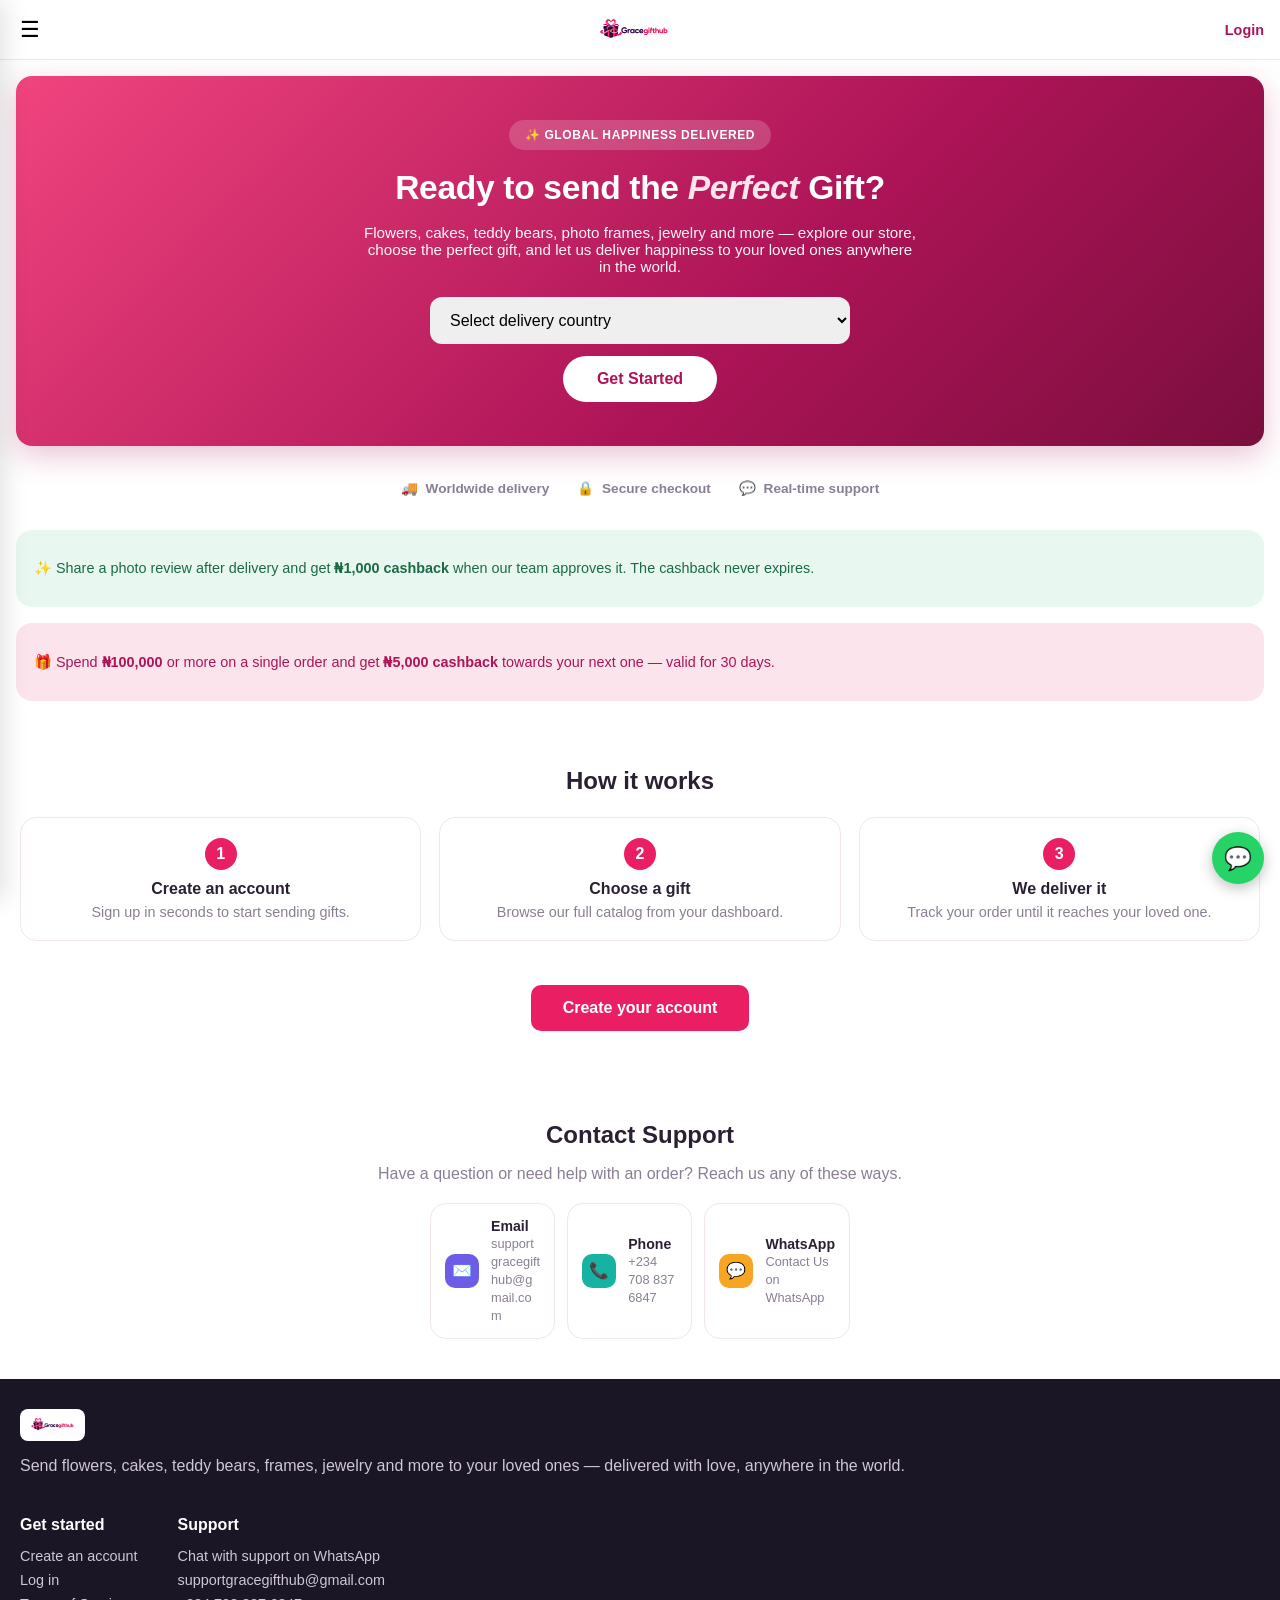
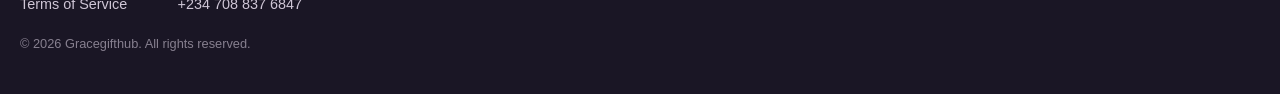
<file: frontend/index.html>
<!DOCTYPE html>
<html lang="en">
<head>
<meta charset="UTF-8">
<meta name="viewport" content="width=device-width, initial-scale=1.0, maximum-scale=1.0, user-scalable=no">
<title>Gracegifthub — Send Love, We Deliver</title>
<link rel="stylesheet" href="css/style.css">
</head>
<body>

<header class="site-header">
  <button class="icon-btn" id="menuBtn" aria-label="Menu">&#9776;</button>
  <a href="index.html" class="brand">
    <img src="img/logo.jpg" alt="Gracegifthub" class="brand-logo">
  </a>
  <div class="header-cta">
    <a href="login.html" id="navLogin" class="header-login-link">Login</a>
  </div>
</header>

<div id="guestMenuOverlay" class="sidebar-overlay hidden"></div>
<aside id="guestMenu" class="guest-menu">
  <div class="sidebar-top">
    <img src="img/logo.jpg" alt="Gracegifthub" class="brand-logo">
    <button id="guestMenuClose" class="mobile-menu-btn close-menu-btn" aria-label="Close menu">✕</button>
  </div>
  <div class="sidebar-section-label">We deliver to</div>
  <div class="sidebar-countries" id="guestMenuCountries"></div>
  <a href="signup.html" class="btn-primary guest-menu-cta">Get Started</a>
  <a href="login.html" class="guest-menu-login">Already have an account? Log in</a>
</aside>

<section class="hero">
  <span class="pill">✨ GLOBAL HAPPINESS DELIVERED</span>
  <h1>Ready to send the <em>Perfect</em> Gift?</h1>
  <p>Flowers, cakes, teddy bears, photo frames, jewelry and more — explore our
     store, choose the perfect gift, and let us deliver happiness to your
     loved ones anywhere in the world.</p>

  <div class="hero-form">
    <select id="deliveryCountry">
      <option value="">Select delivery country</option>
    </select>
    <a href="signup.html" class="btn-hero">Get Started</a>
  </div>
</section>

<section class="trust-strip">
  <div><span class="trust-icon">🚚</span> Worldwide delivery</div>
  <div><span class="trust-icon">🔒</span> Secure checkout</div>
  <div><span class="trust-icon">💬</span> Real-time support</div>
</section>

<section class="perk">
  <p>✨ Share a photo review after delivery and get <strong>₦1,000 cashback</strong>
     when our team approves it. The cashback never expires.</p>
</section>

<section class="perk perk-alt">
  <p>🎁 Spend <strong>₦100,000</strong> or more on a single order and get
     <strong>₦5,000 cashback</strong> towards your next one — valid for 30 days.</p>
</section>

<section class="how-it-works">
  <h2>How it works</h2>
  <div class="steps">
    <div class="step">
      <span class="step-num">1</span>
      <h4>Create an account</h4>
      <p>Sign up in seconds to start sending gifts.</p>
    </div>
    <div class="step">
      <span class="step-num">2</span>
      <h4>Choose a gift</h4>
      <p>Browse our full catalog from your dashboard.</p>
    </div>
    <div class="step">
      <span class="step-num">3</span>
      <h4>We deliver it</h4>
      <p>Track your order until it reaches your loved one.</p>
    </div>
  </div>
  <a href="signup.html" class="btn-primary" style="display:inline-block;width:auto;padding:14px 32px;">
    Create your account
  </a>
</section>

<section class="contact-section" id="contact">
  <h2>Contact Support</h2>
  <p class="muted">Have a question or need help with an order? Reach us any of these ways.</p>
  <div class="contact-grid">
    <a href="#" data-contact-email-href class="contact-card">
      <div class="ql-icon icon-purple">✉️</div>
      <div><strong>Email</strong><span data-contact-email-text>supportgracegifthub@gmail.com</span></div>
    </a>
    <a href="#" data-contact-phone-href class="contact-card">
      <div class="ql-icon icon-teal">📞</div>
      <div><strong>Phone</strong><span data-contact-phone-text>+234 708 837 6847</span></div>
    </a>
    <a href="#" target="_blank" rel="noopener" data-contact-whatsapp class="contact-card">
      <div class="ql-icon icon-orange">💬</div>
      <div><strong>WhatsApp</strong><span>Contact Us on WhatsApp</span></div>
    </a>
  </div>
</section>

<footer class="site-footer">
  <img src="img/logo.jpg" alt="Gracegifthub" class="brand-logo footer-logo">
  <p>Send flowers, cakes, teddy bears, frames, jewelry and more to your loved
     ones — delivered with love, anywhere in the world.</p>

  <div class="footer-cols">
    <div>
      <h4>Get started</h4>
      <a href="signup.html">Create an account</a>
      <a href="login.html">Log in</a>
      <a href="#">Terms of Service</a>
    </div>
    <div>
      <h4>Support</h4>
      <a href="#" target="_blank" rel="noopener" data-contact-whatsapp>Chat with support on WhatsApp</a>
      <a href="#" data-contact-email>supportgracegifthub@gmail.com</a>
      <a href="#" data-contact-phone>+234 708 837 6847</a>
    </div>
  </div>

  <p class="copyright">© 2026 Gracegifthub. All rights reserved.</p>
</footer>

<script src="js/config.js"></script>
<script src="js/main.js"></script>
</body>
</html>
</file>
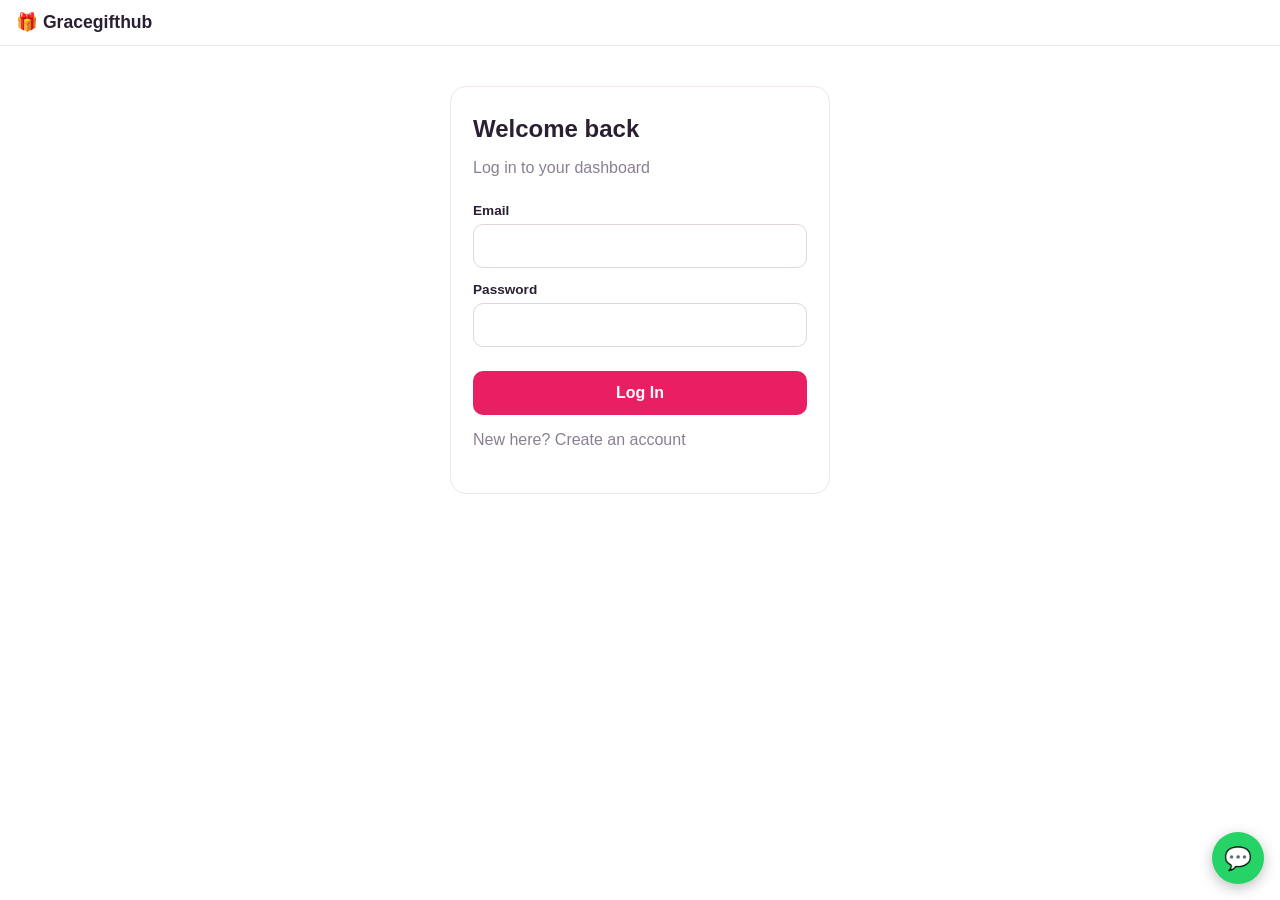
<file: frontend/dashboard.html>
<!DOCTYPE html>
<html lang="en">
<head>
<meta charset="UTF-8">
<meta name="viewport" content="width=device-width, initial-scale=1.0">
<title>Dashboard — Gracegifthub</title>
<link rel="stylesheet" href="css/style.css">
</head>
<body class="dash-body">

<div class="dash-layout">

  <header class="dash-appbar">
    <div class="appbar-left">
      <button id="mobileMenuBtn" class="mobile-menu-btn" aria-label="Open menu">☰</button>
      <button id="dashBackBtn" class="mobile-menu-btn hidden" aria-label="Back">←</button>
    </div>
    <div class="brand appbar-brand">🎁 Gracegifthub</div>
    <button id="cartQuickBtn" class="appbar-cart-btn" data-tab="cart" aria-label="Cart">
      🛍️<span id="cartBadge" class="cart-badge hidden">0</span>
    </button>
  </header>

  <div id="sidebarOverlay" class="sidebar-overlay hidden"></div>

  <aside class="sidebar" id="sidebarNav">
    <div class="sidebar-top">
      <div class="brand sidebar-brand">🎁 Gracegifthub</div>
      <button id="closeMenuBtn" class="mobile-menu-btn close-menu-btn" aria-label="Close menu">✕</button>
    </div>

    <nav class="sidebar-nav">
      <a href="#" class="active" data-tab="overview"><span class="nav-ic">🏠</span> Home</a>
      <a href="#" data-tab="shop"><span class="nav-ic">🎁</span> Shop Gifts</a>
      <a href="#" data-tab="wallet"><span class="nav-ic">👛</span> Wallet</a>
      <a href="#" data-tab="support"><span class="nav-ic">💬</span> Support</a>
      <a href="#" data-tab="cart"><span class="nav-ic">🛍️</span> Cart</a>
    </nav>

    <button id="supportAiBtn" class="sidebar-ai-btn" aria-haspopup="dialog">
      <span class="nav-ic">🤖</span> Chat with Support AI
    </button>
    <button id="logoutBtn" class="sidebar-logout">Log out</button>
  </aside>

  <main class="dash-main">

    <!-- ===== HOME ===== -->
    <section id="tab-overview" class="dash-tab">
      <div class="home-header">
        <div>
          <div class="eyebrow-pink">Your account</div>
          <h2 id="greeting">Welcome back! 👋</h2>
          <p class="muted">Everything you need to send and track thoughtful gifts.</p>
        </div>
        <a href="#" data-tab="shop" class="btn-pill">🎁 Shop gifts</a>
      </div>

      <div class="stat-cards">
        <button class="stat-card" data-tab="orders">
          <div class="stat-icon icon-purple">📦</div>
          <div class="stat-value" id="statOrders">0</div>
          <div class="stat-label">Total orders</div>
        </button>
        <button class="stat-card" data-tab="orders">
          <div class="stat-icon icon-pink">💳</div>
          <div class="stat-value" id="statSpent">₦0</div>
          <div class="stat-label">Total spent</div>
        </button>
        <button class="stat-card" data-tab="cashback">
          <div class="stat-icon icon-orange">🎗️</div>
          <div class="stat-value" id="statCashback">₦0</div>
          <div class="stat-label">Cashback balance</div>
        </button>
      </div>

      <h3 class="section-title">Quick links</h3>
      <div class="quick-links">
        <button class="quick-link" data-tab="orders">
          <div class="ql-icon icon-purple">📋</div>
          <div>
            <strong>My Orders</strong>
            <span>View your order history</span>
          </div>
        </button>
        <button class="quick-link" data-tab="addresses">
          <div class="ql-icon icon-teal">📍</div>
          <div>
            <strong>My Addresses</strong>
            <span>Manage delivery addresses</span>
          </div>
        </button>
        <button class="quick-link" data-tab="profile">
          <div class="ql-icon icon-orange">👤</div>
          <div>
            <strong>Profile</strong>
            <span>Update your account details</span>
          </div>
        </button>
        <button class="quick-link" data-tab="wallet">
          <div class="ql-icon icon-pink">👛</div>
          <div>
            <strong>Wallet</strong>
            <span>Fund and pay with your balance</span>
          </div>
        </button>
      </div>

      <div class="section-header-row">
        <h3 class="section-title">Recent orders</h3>
        <a href="#" data-tab="orders" class="link-arrow">View all orders →</a>
      </div>
      <div id="recentOrders" class="order-list"></div>
    </section>

    <!-- ===== SHOP ===== -->
    <section id="tab-shop" class="dash-tab hidden">
      <h2>Shop Gifts</h2>
      <p class="muted">Flowers, cakes, teddy bears, frames, jewelry and more.</p>

      <div class="shop-search-row">
        <input type="search" id="shopSearchInput" placeholder="Search products, e.g. teddy, watch, Coca-Cola…" autocomplete="off">
        <button type="button" id="shopSearchClear" class="btn-outline small hidden">Clear</button>
      </div>

      <div id="categoryChips" class="category-chips"></div>

      <div id="productGrid" class="shop-results">
        <p class="muted">Loading gifts…</p>
      </div>
    </section>

    <!-- ===== WALLET ===== -->
    <section id="tab-wallet" class="dash-tab hidden">
      <h2>My Wallet</h2>
      <div class="cashback-hero">
        <div class="cashback-hero-label">Wallet balance</div>
        <div class="cashback-hero-value" id="walletBalanceValue">₦0</div>
        <p class="muted">Fund your wallet and pay for orders instantly at checkout — no card details needed each time.</p>
      </div>

      <form id="fundWalletForm" class="checkout-form">
        <h3>Fund wallet</h3>
        <label>Amount (₦)</label>
        <input type="number" id="fundAmount" min="100" step="100" placeholder="e.g. 5000" required>
        <button type="submit" class="btn-primary">Fund wallet</button>
      </form>

      <h3 class="section-title">Recent wallet transactions</h3>
      <div id="walletTransactions" class="order-list"></div>
    </section>

    <!-- ===== ORDERS ===== -->
    <section id="tab-orders" class="dash-tab hidden">
      <h2>Order History</h2>
      <div id="allOrders" class="order-list"></div>
    </section>

    <!-- ===== CART ===== -->
    <section id="tab-cart" class="dash-tab hidden">
      <div class="section-header-row">
        <h2>My Cart</h2>
        <a href="#" data-tab="shop" class="link-arrow">← Continue shopping</a>
      </div>
      <div id="cartItems" class="cart-list"></div>
      <div id="cartSummaryWrap" class="cart-summary hidden">
        <div><span>Subtotal</span><span id="cartSubtotal">₦0</span></div>
        <div><span>Delivery fee</span><span id="cartDelivery">₦5,000</span></div>
        <div id="cashbackRow" class="cashback-row hidden">
          <label>
            <input type="checkbox" id="useCashback">
            Use cashback balance (<span id="cashbackAvailable">₦0</span> available)
          </label>
        </div>
        <div class="total"><span>Total</span><span id="cartTotal">₦0</span></div>
      </div>

      <form id="checkoutForm" class="checkout-form hidden">
        <h3>Who is receiving the gift?</h3>
        <label>Recipient Name</label>
        <input type="text" id="recipientName" required>
        <label>Phone Number</label>
        <input type="tel" id="recipientPhone" required>
        <label>Recipient Email</label>
        <input type="email" id="recipientEmail" placeholder="name@example.com" required>
        <label>Delivery Country</label>
        <select id="deliveryCountry" required></select>
        <label>Delivery Address</label>
        <input type="text" id="deliveryAddress" placeholder="Street, city, postal code" required>
        <label>Gift Message (optional)</label>
        <textarea id="giftMessage"></textarea>

        <h3>Payment method</h3>
        <div class="payment-method-options">
          <label class="payment-option">
            <input type="radio" name="paymentMethod" value="wallet" id="payMethodWallet">
            <span>👛 Pay with Wallet — <span id="payMethodWalletBalance">₦0</span> available</span>
          </label>
          <label class="payment-option">
            <input type="radio" name="paymentMethod" value="gateway" id="payMethodGateway" checked>
            <span>💳 Pay with Bank / Payment Gateway</span>
          </label>
        </div>
        <p id="walletInsufficientNote" class="muted small-note hidden">
          Insufficient wallet balance for this order. <a href="#" data-tab="wallet">Fund your wallet</a> or pay with the gateway instead.
        </p>

        <button type="submit" class="btn-primary">Proceed to Payment</button>
      </form>
    </section>

    <!-- ===== ADDRESSES ===== -->
    <section id="tab-addresses" class="dash-tab hidden">
      <h2>My Addresses</h2>
      <p class="muted">Pick a country to add or edit the address we deliver to there.</p>

      <div class="country-grid" id="countryGrid"></div>

      <div id="addressFormWrap" class="address-form-wrap hidden">
        <h3 id="addressFormTitle">Add address</h3>
        <form id="addressForm" class="checkout-form">
          <label>Full Name</label>
          <input type="text" id="addrFullName" required>
          <label>Phone Number</label>
          <input type="tel" id="addrPhone" required>
          <label>Street Address</label>
          <input type="text" id="addrStreet" required>
          <label>City</label>
          <input type="text" id="addrCity" required>
          <label>State / Region</label>
          <input type="text" id="addrState">
          <label>Postal Code</label>
          <input type="text" id="addrPostal">
          <div class="address-form-actions">
            <button type="submit" class="btn-primary">Save address</button>
            <button type="button" id="deleteAddressBtn" class="btn-outline hidden">Delete</button>
          </div>
        </form>
      </div>

      <h3 class="section-title">Saved addresses</h3>
      <div id="savedAddressList" class="order-list"></div>
    </section>

    <!-- ===== PROFILE ===== -->
    <section id="tab-profile" class="dash-tab hidden">
      <h2>Profile</h2>
      <p class="muted">Your account details.</p>
      <form id="profileForm" class="checkout-form profile-form">
        <label>Full Name</label>
        <input type="text" id="profileFullName">
        <label>Email</label>
        <input type="email" id="profileEmail" disabled>
        <label>Phone Number</label>
        <input type="tel" id="profilePhone">
        <button type="submit" class="btn-primary">Save changes</button>
        <p class="muted small-note">Profile changes are saved on this device. Email can't be changed here — contact support if you need to update it.</p>
      </form>
    </section>

    <!-- ===== CASHBACK ===== -->
    <section id="tab-cashback" class="dash-tab hidden">
      <h2>Cashback Balance</h2>
      <div class="cashback-hero">
        <div class="cashback-hero-label">Available balance</div>
        <div class="cashback-hero-value" id="cashbackHeroValue">₦0</div>
        <p class="muted">You earn 2% cashback on every completed order. Use it to reduce your next total at checkout.</p>
        <a href="#" data-tab="shop" class="btn-pill">🎁 Shop gifts</a>
      </div>
    </section>

    <!-- ===== SUPPORT ===== -->
    <section id="tab-support" class="dash-tab hidden">
      <h2>Support</h2>
      <p class="muted">We're here to help with anything gift-related.</p>
      <div class="support-list">
        <a href="#" data-contact-email-href class="support-item">
          <div class="ql-icon icon-purple">✉️</div>
          <div><strong>Email us</strong><span data-contact-email-text>supportgracegifthub@gmail.com</span></div>
        </a>
        <a href="#" data-contact-phone-href class="support-item">
          <div class="ql-icon icon-teal">📞</div>
          <div><strong>Call us</strong><span data-contact-phone-text>+234 708 837 6847</span></div>
        </a>
        <a href="#" target="_blank" rel="noopener" data-contact-whatsapp class="support-item">
          <div class="ql-icon icon-orange">💬</div>
          <div><strong>WhatsApp</strong><span>Chat with us instantly</span></div>
        </a>
      </div>
    </section>

  </main>
</div>

<!-- ===== Support AI chat widget ===== -->
<div id="aiOverlay" class="sidebar-overlay hidden"></div>
<div id="aiPanel" class="ai-panel hidden" role="dialog" aria-label="Support AI chat">
  <div class="ai-panel-header">
    <div><span class="nav-ic">🤖</span> Support AI</div>
    <button id="aiCloseBtn" class="mobile-menu-btn close-menu-btn" aria-label="Close chat">✕</button>
  </div>
  <div id="aiMessages" class="ai-messages"></div>
  <div id="aiSuggestions" class="ai-suggestions"></div>
  <form id="aiForm" class="ai-input-row">
    <input id="aiInput" type="text" placeholder="Ask something…" autocomplete="off">
    <button type="submit" class="btn-pill">Send</button>
  </form>
</div>

<script src="js/config.js"></script>
<script src="js/main.js"></script>
<script src="js/dashboard.js"></script>
<script src="js/support-ai.js"></script>
</body>
</html>
</file>
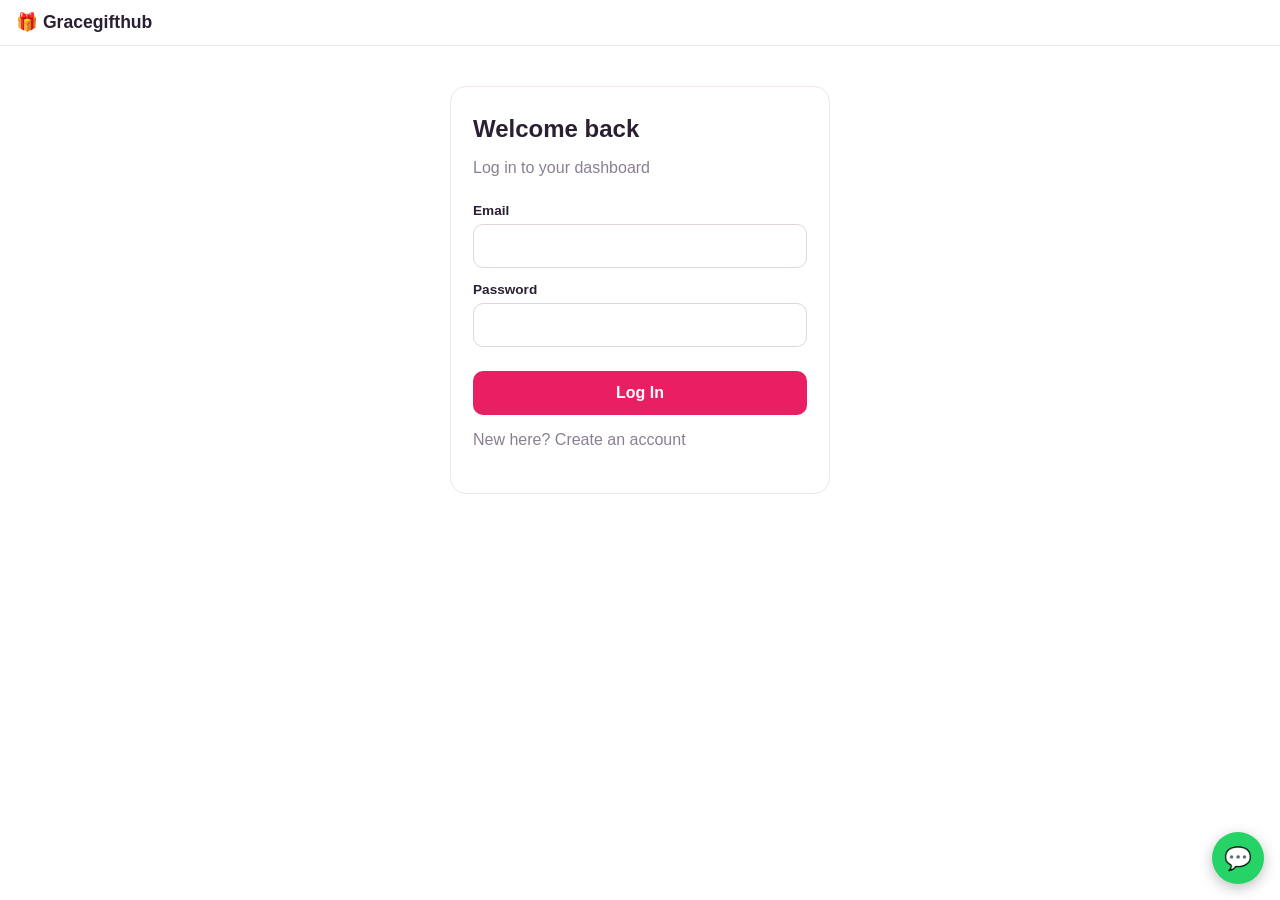
<file: frontend/login.html>
<!DOCTYPE html>
<html lang="en">
<head>
<meta charset="UTF-8">
<meta name="viewport" content="width=device-width, initial-scale=1.0">
<title>Login — Gracegifthub</title>
<link rel="stylesheet" href="css/style.css">
</head>
<body>

<header class="site-header">
  <a href="index.html" class="brand">🎁 Gracegifthub</a>
</header>

<section class="auth-wrap">
  <div class="auth-card">
    <h2>Welcome back</h2>
    <p class="muted">Log in to your dashboard</p>
    <form id="loginForm">
      <label>Email</label>
      <input type="email" id="email" required>
      <label>Password</label>
      <input type="password" id="password" required minlength="6">
      <p id="loginError" class="form-error hidden"></p>
      <button type="submit" class="btn-primary">Log In</button>
    </form>
    <p class="muted">New here? <a href="signup.html">Create an account</a></p>
  </div>
</section>

<script src="js/config.js"></script>
<script src="js/main.js"></script>
<script src="js/auth.js"></script>
</body>
</html>
</file>
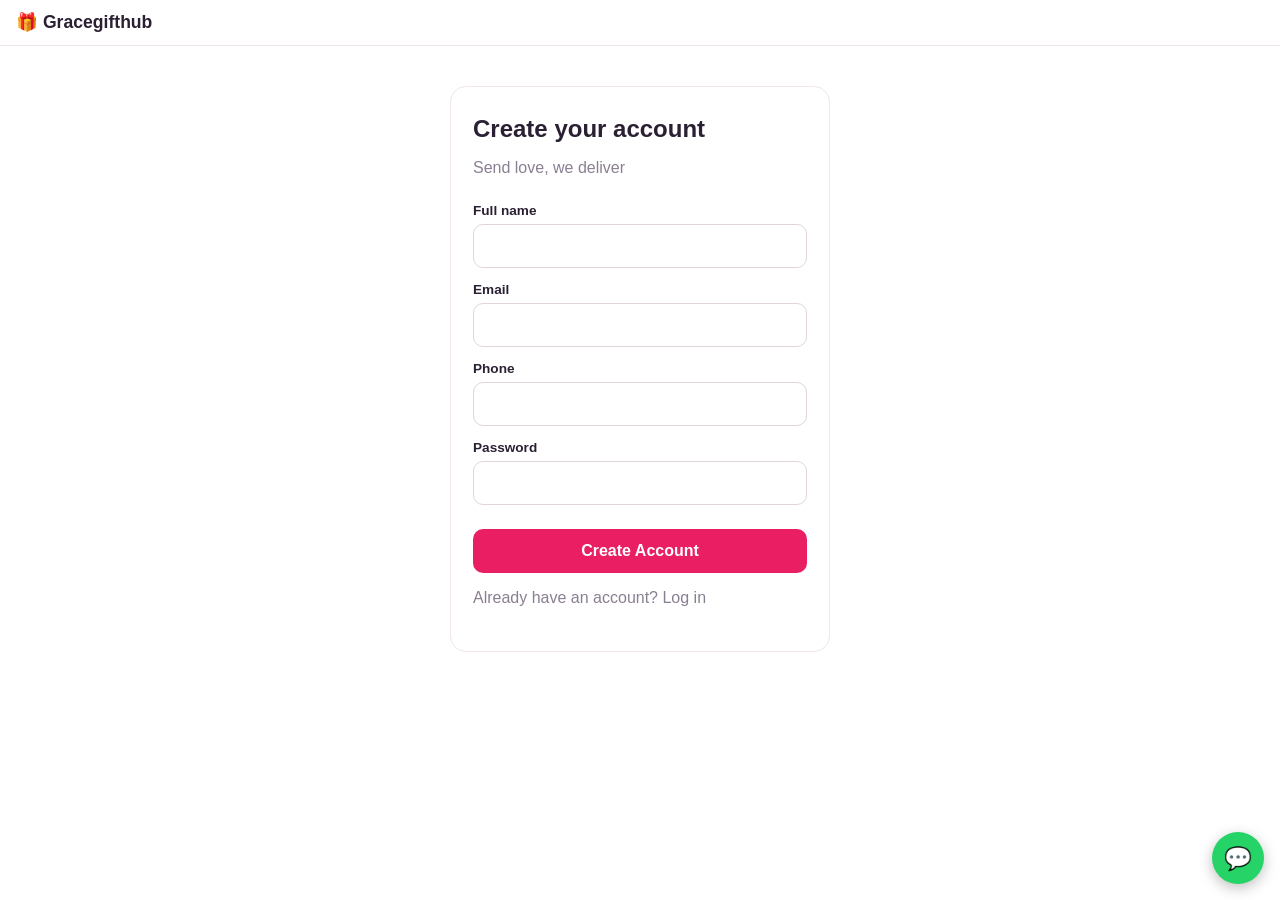
<file: frontend/signup.html>
<!DOCTYPE html>
<html lang="en">
<head>
<meta charset="UTF-8">
<meta name="viewport" content="width=device-width, initial-scale=1.0">
<title>Create Account — Gracegifthub</title>
<link rel="stylesheet" href="css/style.css">
</head>
<body>

<header class="site-header">
  <a href="index.html" class="brand">🎁 Gracegifthub</a>
</header>

<section class="auth-wrap">
  <div class="auth-card">
    <h2>Create your account</h2>
    <p class="muted">Send love, we deliver</p>
    <form id="signupForm">
      <label>Full name</label>
      <input type="text" id="fullName" required>
      <label>Email</label>
      <input type="email" id="email" required>
      <label>Phone</label>
      <input type="tel" id="phone">
      <label>Password</label>
      <input type="password" id="password" required minlength="6">
      <p id="signupError" class="form-error hidden"></p>
      <button type="submit" class="btn-primary">Create Account</button>
    </form>
    <p class="muted">Already have an account? <a href="login.html">Log in</a></p>
  </div>
</section>

<script src="js/config.js"></script>
<script src="js/main.js"></script>
<script src="js/auth.js"></script>
</body>
</html>
</file>
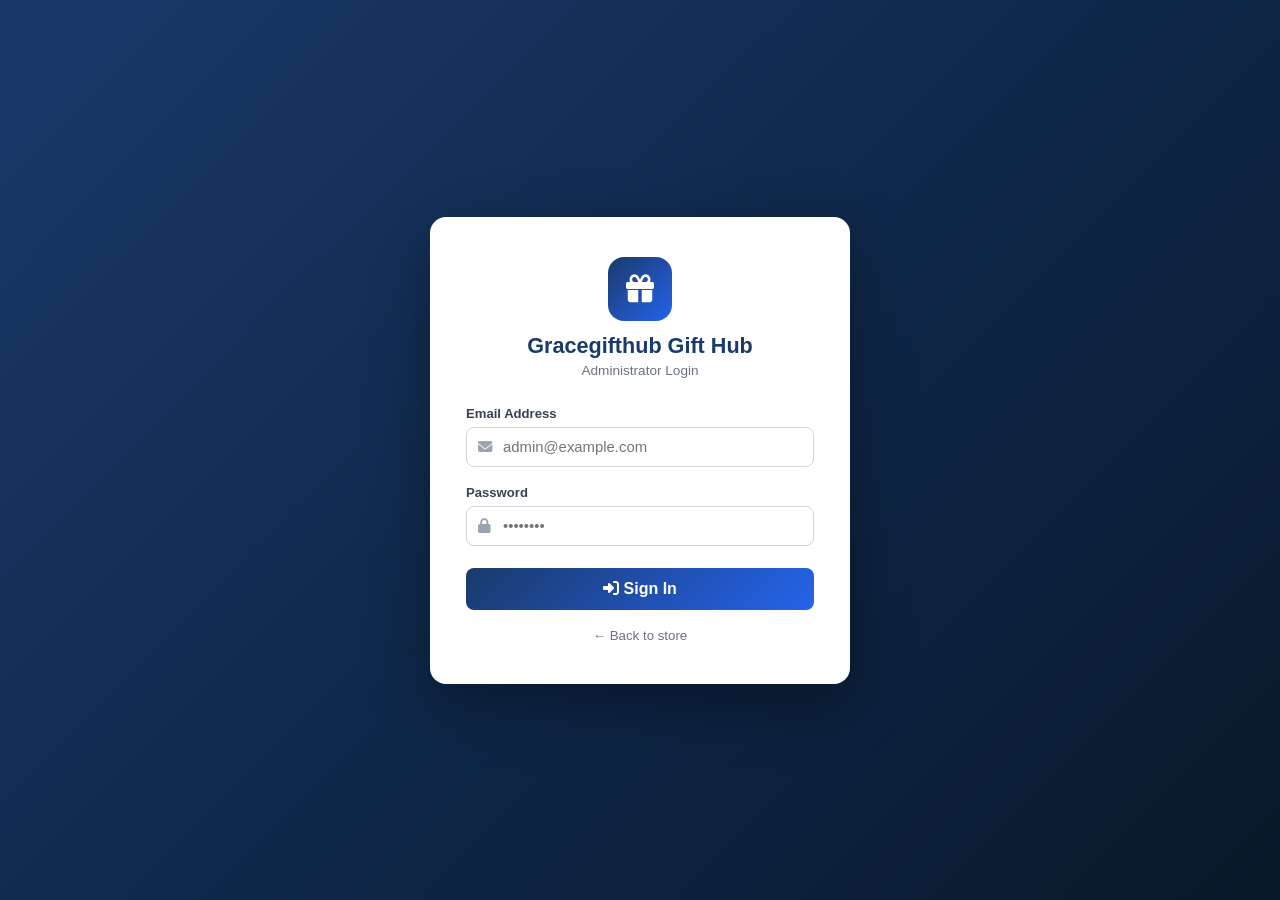
<file: frontend/admin/login.html>
<!DOCTYPE html>
<html lang="en">
<head>
<meta charset="UTF-8">
<meta name="viewport" content="width=device-width,initial-scale=1">
<title>Admin Login — Gracegifthub Gift Hub</title>
<link rel="stylesheet" href="https://cdnjs.cloudflare.com/ajax/libs/font-awesome/6.5.0/css/all.min.css">
<style>
*{margin:0;padding:0;box-sizing:border-box}
body{min-height:100vh;display:flex;align-items:center;justify-content:center;
  background:linear-gradient(135deg,#1a3a6b 0%,#0d2444 60%,#091929 100%);
  font-family:'Segoe UI',Arial,sans-serif}
.login-card{background:#fff;border-radius:16px;padding:40px 36px;width:100%;max-width:420px;
  box-shadow:0 20px 60px rgba(0,0,0,.35)}
.logo-area{text-align:center;margin-bottom:28px}
.logo-icon{width:64px;height:64px;background:linear-gradient(135deg,#1a3a6b,#2563eb);
  border-radius:16px;display:inline-flex;align-items:center;justify-content:center;
  margin-bottom:12px}
.logo-icon i{color:#fff;font-size:28px}
.logo-area h1{font-size:1.35rem;font-weight:700;color:#1a3a6b}
.logo-area p{font-size:.85rem;color:#6b7280;margin-top:4px}
.form-group{margin-bottom:18px}
label{display:block;font-size:.82rem;font-weight:600;color:#374151;margin-bottom:6px}
.input-wrap{position:relative}
.input-wrap i{position:absolute;left:12px;top:50%;transform:translateY(-50%);color:#9ca3af;font-size:.9rem}
input[type=email],input[type=password],input[type=text]{
  width:100%;padding:11px 12px 11px 36px;border:1.5px solid #d1d5db;border-radius:8px;
  font-size:.93rem;transition:border-color .2s,box-shadow .2s;outline:none}
input:focus{border-color:#2563eb;box-shadow:0 0 0 3px rgba(37,99,235,.12)}
.btn-login{width:100%;padding:12px;background:linear-gradient(135deg,#1a3a6b,#2563eb);
  color:#fff;border:none;border-radius:8px;font-size:1rem;font-weight:600;
  cursor:pointer;transition:opacity .2s;margin-top:4px}
.btn-login:hover{opacity:.92}
.btn-login:disabled{opacity:.6;cursor:not-allowed}
.error-msg{background:#fef2f2;color:#dc2626;border:1px solid #fecaca;border-radius:8px;
  padding:10px 14px;font-size:.87rem;margin-bottom:16px;display:none}
.totp-section{display:none}
.back-link{text-align:center;margin-top:16px}
.back-link a{font-size:.83rem;color:#6b7280;text-decoration:none}
.back-link a:hover{color:#1a3a6b}
.spinner{display:inline-block;width:16px;height:16px;border:2px solid rgba(255,255,255,.4);
  border-top-color:#fff;border-radius:50%;animation:spin .7s linear infinite;vertical-align:middle;margin-right:6px}
@keyframes spin{to{transform:rotate(360deg)}}
</style>
</head>
<body>
<script src="../js/config.js"></script>
<script src="../js/admin-fetch-patch.js"></script>
<div class="login-card">
  <div class="logo-area">
    <div class="logo-icon"><i class="fas fa-gift"></i></div>
    <h1>Gracegifthub Gift Hub</h1>
    <p>Administrator Login</p>
  </div>

  <div class="error-msg" id="errorMsg"></div>

  <!-- Step 1: credentials -->
  <div id="credForm">
    <div class="form-group">
      <label>Email Address</label>
      <div class="input-wrap">
        <i class="fas fa-envelope"></i>
        <input type="email" id="email" placeholder="admin@example.com" autocomplete="email">
      </div>
    </div>
    <div class="form-group">
      <label>Password</label>
      <div class="input-wrap">
        <i class="fas fa-lock"></i>
        <input type="password" id="password" placeholder="••••••••" autocomplete="current-password">
      </div>
    </div>
    <button class="btn-login" id="loginBtn" onclick="doLogin()">
      <i class="fas fa-sign-in-alt"></i> Sign In
    </button>
  </div>

  <!-- Step 2: 2FA -->
  <div class="totp-section" id="totpForm">
    <div class="form-group">
      <label><i class="fas fa-shield-alt"></i> Two-Factor Authentication Code</label>
      <div class="input-wrap">
        <i class="fas fa-key"></i>
        <input type="text" id="totpCode" placeholder="000000" maxlength="8" autocomplete="one-time-code">
      </div>
    </div>
    <button class="btn-login" id="totpBtn" onclick="doLoginWith2FA()">
      <i class="fas fa-check-circle"></i> Verify & Sign In
    </button>
    <div class="back-link"><a href="#" onclick="resetForm()">← Back to login</a></div>
  </div>

  <div class="back-link"><a href="/">← Back to store</a></div>
</div>

<script>
let require2fa = false;

function showError(msg){
  const el=document.getElementById('errorMsg');
  el.textContent=msg; el.style.display='block';
}
function hideError(){document.getElementById('errorMsg').style.display='none';}

function setLoading(btn, loading){
  if(loading){
    btn.disabled=true;
    btn.innerHTML='<span class="spinner"></span>Signing in…';
  } else {
    btn.disabled=false;
    btn.innerHTML=btn.id==='loginBtn'?
      '<i class="fas fa-sign-in-alt"></i> Sign In':
      '<i class="fas fa-check-circle"></i> Verify & Sign In';
  }
}

async function doLogin(){
  hideError();
  const email=document.getElementById('email').value.trim();
  const password=document.getElementById('password').value;
  const btn=document.getElementById('loginBtn');
  if(!email||!password){showError('Please enter your email and password.');return;}
  setLoading(btn,true);
  try{
    const r=await fetch('/admin/api/login',{method:'POST',credentials:'include',
      headers:{'Content-Type':'application/json'},
      body:JSON.stringify({email,password})});
    const d=await r.json();
    if(r.status===401&&d.require_2fa){
      require2fa=true;
      document.getElementById('credForm').style.display='none';
      document.getElementById('totpForm').style.display='block';
      hideError();
      return;
    }
    if(!r.ok){showError(d.error||'Login failed.');return;}
    window.location.href='/admin';
  }catch(e){showError('Network error. Please try again.');}
  finally{setLoading(btn,false);}
}

async function doLoginWith2FA(){
  hideError();
  const email=document.getElementById('email').value.trim();
  const password=document.getElementById('password').value;
  const totp_code=document.getElementById('totpCode').value.trim();
  const btn=document.getElementById('totpBtn');
  setLoading(btn,true);
  try{
    const r=await fetch('/admin/api/login',{method:'POST',credentials:'include',
      headers:{'Content-Type':'application/json'},
      body:JSON.stringify({email,password,totp_code})});
    const d=await r.json();
    if(!r.ok){showError(d.error||'Invalid code.');return;}
    window.location.href='/admin';
  }catch(e){showError('Network error.');}
  finally{setLoading(btn,false);}
}

function resetForm(){
  document.getElementById('credForm').style.display='block';
  document.getElementById('totpForm').style.display='none';
  hideError();
}

// Enter key support
document.addEventListener('keydown',e=>{
  if(e.key==='Enter'){
    if(document.getElementById('totpForm').style.display==='block') doLoginWith2FA();
    else doLogin();
  }
});
</script>
</body>
</html>
</file>
<file: frontend/css/style.css>
:root {
  --pink: #e91e63;
  --pink-dark: #ad1457;
  --pink-light: #fce4ec;
  --dark: #1a1625;
  --text: #2b2033;
  --muted: #8a7f92;
  --radius: 16px;
  font-family: -apple-system, BlinkMacSystemFont, "Segoe UI", Roboto, sans-serif;
}

html { overflow-x: hidden; width: 100%; }
* { box-sizing: border-box; }
body { margin: 0; color: var(--text); background: #fff; overflow-x: hidden; width: 100%; max-width: 100vw; }
a { text-decoration: none; color: inherit; }
.hidden { display: none !important; }
.muted { color: var(--muted); }
img { max-width: 100%; display: block; }

/* ---------- WhatsApp support widget (site-wide, reusable) ---------- */
.ggh-wa-widget {
  position: fixed;
  right: 16px;
  bottom: 16px;
  z-index: 2000;
  display: flex;
  flex-direction: column;
  align-items: flex-end;
  gap: 10px;
  pointer-events: none; /* only children re-enable clicks, so it never blocks content */
}
.ggh-wa-fab {
  pointer-events: auto;
  width: 52px; height: 52px;
  border-radius: 50%;
  border: none;
  background: #25D366;
  color: #fff;
  font-size: 1.4rem;
  box-shadow: 0 4px 14px rgba(0,0,0,.25);
  cursor: pointer;
  display: flex; align-items: center; justify-content: center;
}
.ggh-wa-card {
  pointer-events: auto;
  width: min(280px, calc(100vw - 32px));
  background: #fff;
  border-radius: var(--radius);
  box-shadow: 0 8px 28px rgba(0,0,0,.22);
  padding: 16px;
  position: relative;
  border: 1px solid #eee;
}
.ggh-wa-card.hidden { display: none; }
.ggh-wa-close {
  position: absolute; top: 8px; right: 8px;
  background: none; border: none; font-size: 1rem; color: var(--muted);
  cursor: pointer; line-height: 1; padding: 4px;
}
.ggh-wa-icon { font-size: 1.6rem; margin-bottom: 6px; }
.ggh-wa-text { font-size: .88rem; color: var(--text); margin: 0 0 12px; line-height: 1.4; }
.ggh-wa-btn {
  display: block; text-align: center;
  background: #25D366; color: #fff; font-weight: 700;
  padding: 10px 14px; border-radius: 999px; font-size: .88rem;
}
@media (max-width: 480px) {
  .ggh-wa-widget { right: 12px; bottom: 12px; }
}

/* ---------- Header ---------- */
.site-header {
  display: flex; align-items: center; justify-content: space-between;
  padding: 12px 16px; border-bottom: 1px solid #f0e6ec; gap: 10px;
}
.brand { font-weight: 800; font-size: 1.1rem; display: flex; align-items: center; gap: 6px; min-width: 0; }
.brand-accent { color: var(--pink); }
.brand-logo { height: 32px; width: auto; max-width: 160px; object-fit: contain; }
.icon-btn { background: none; border: none; font-size: 1.4rem; cursor: pointer; padding: 4px; flex-shrink: 0; }
.header-cta { display: flex; align-items: center; gap: 10px; flex-shrink: 0; }
.header-login-link { font-weight: 700; font-size: .9rem; color: var(--pink-dark); white-space: nowrap; }
.header-cta-btn { white-space: nowrap; }

/* ---------- Guest slide-in menu (landing page) ---------- */
.guest-menu {
  position: fixed; top: 0; left: 0; height: 100vh; width: 82%; max-width: 300px;
  background: #fff; z-index: 200; transform: translateX(-100%);
  transition: transform .25s ease; box-shadow: 4px 0 24px rgba(0,0,0,.12);
  padding: 18px; overflow-y: auto; display: flex; flex-direction: column;
}
.guest-menu.open { transform: translateX(0); }
.guest-menu .brand-logo { height: 30px; }
.guest-menu .sidebar-section-label { margin-top: 14px; }
.guest-menu .sidebar-countries a { color: var(--text); }
.guest-menu .sidebar-countries a:hover { background: var(--pink-light); color: var(--pink-dark); }
.guest-menu .close-menu-btn { background: var(--pink-light); color: var(--pink-dark); }
.guest-menu-cta {
  display: block; text-align: center; margin-top: 18px; padding: 14px; border-radius: 12px;
}
.guest-menu-login {
  display: block; text-align: center; margin-top: 12px; font-size: .85rem;
  font-weight: 600; color: var(--pink-dark);
}

/* ---------- Hero ---------- */
.hero {
  background: linear-gradient(135deg, #f0447e, #ad1457 60%, #7a0e3d);
  color: #fff; border-radius: var(--radius); margin: 16px; padding: 44px 22px;
  text-align: center; box-shadow: 0 10px 30px rgba(173, 20, 87, .25);
}
.pill {
  display: inline-block; background: rgba(255,255,255,.18); padding: 8px 16px;
  border-radius: 30px; font-size: .75rem; letter-spacing: .05em; font-weight: 700;
  margin-bottom: 18px;
}
.hero h1 { font-size: 2.1rem; line-height: 1.2; margin: 0 0 14px; font-weight: 800; letter-spacing: -.01em; }
.hero em { font-style: italic; color: var(--pink-light); }
.hero p { font-size: 0.95rem; opacity: .95; margin-bottom: 22px; max-width: 560px; margin-left: auto; margin-right: auto; }
.hero-form { display: flex; flex-direction: column; gap: 12px; align-items: center; }
.hero-form select {
  width: 100%; max-width: 420px; padding: 14px 16px; border-radius: 12px;
  border: none; font-size: 1rem;
}
.btn-hero {
  display: inline-block; background: #fff; color: var(--pink-dark); font-weight: 800;
  padding: 14px 34px; border-radius: 30px; font-size: 1rem;
}

/* ---------- Trust strip ---------- */
.trust-strip {
  display: flex; justify-content: center; gap: 28px; flex-wrap: wrap;
  padding: 18px 16px; font-size: .85rem; font-weight: 600; color: var(--muted);
}
.trust-icon { margin-right: 4px; }

/* ---------- How it works ---------- */
.how-it-works { text-align: center; padding: 30px 20px; }
.how-it-works h2 { margin-bottom: 22px; }
.steps { display: flex; flex-direction: column; gap: 18px; margin-bottom: 26px; }
.step {
  border: 1px solid #f0e6ec; border-radius: var(--radius); padding: 20px;
  position: relative;
}
.step-num {
  display: inline-flex; align-items: center; justify-content: center;
  width: 32px; height: 32px; border-radius: 50%; background: var(--pink);
  color: #fff; font-weight: 800; margin-bottom: 10px;
}
.step h4 { margin: 0 0 6px; }
.step p { margin: 0; color: var(--muted); font-size: .9rem; }

/* ---------- Perks ---------- */
.perk {
  margin: 16px; padding: 16px 18px; border-radius: var(--radius);
  background: #e8f8f0; color: #1a6b45; font-size: .9rem;
}
.perk-alt { background: var(--pink-light); color: var(--pink-dark); }

/* ---------- Shop grid ---------- */
.shop { padding: 20px; }
.shop h2 { margin-bottom: 16px; }

/* ---------- Global product search + categories ---------- */
.shop-search-row { display: flex; gap: 8px; margin: 14px 0; }
.shop-search-row input[type="search"] {
  flex: 1; padding: 11px 14px; border: 1px solid #e6dbe2; border-radius: 999px;
  font-size: .9rem; outline: none;
}
.shop-search-row input[type="search"]:focus { border-color: var(--pink); }
.category-chips {
  display: flex; gap: 8px; overflow-x: auto; padding-bottom: 10px; margin-bottom: 6px;
  -webkit-overflow-scrolling: touch; scrollbar-width: none;
}
.category-chips::-webkit-scrollbar { display: none; }
.category-chip {
  flex-shrink: 0; padding: 8px 16px; border-radius: 999px; border: 1px solid #e6dbe2;
  background: #fff; color: var(--text); font-size: .82rem; font-weight: 600; cursor: pointer;
  white-space: nowrap;
}
.category-chip.active { background: var(--pink); border-color: var(--pink); color: #fff; }
.no-results { padding: 30px 10px; text-align: center; }

/* ---------- Shop: products grouped by category ---------- */
.shop-results { display: block; }
.category-section { margin-bottom: 26px; }
.category-section:last-child { margin-bottom: 0; }
.category-section-title {
  font-size: 1rem; font-weight: 700; color: var(--pink-dark);
  margin: 0 0 10px; padding-bottom: 6px; border-bottom: 1px solid #f0e6ec;
}

/* ---------- Checkout: payment method choice ---------- */
.payment-method-options { display: flex; flex-direction: column; gap: 10px; margin: 8px 0 4px; }
.payment-option {
  display: flex; align-items: center; gap: 10px; padding: 12px 14px;
  border: 1px solid #e6dbe2; border-radius: 12px; font-size: .88rem; cursor: pointer;
}
.payment-option input { accent-color: var(--pink); }

.product-grid {
  display: grid; grid-template-columns: repeat(2, 1fr); gap: 14px;
}
.product-card {
  border: 1px solid #f0e6ec; border-radius: var(--radius); overflow: hidden;
  background: #fff; box-shadow: 0 2px 10px rgba(173, 20, 87, .04);
}
.product-card img { width: 100%; aspect-ratio: 1; object-fit: cover; background: var(--pink-light); }
.product-card .pc-body { padding: 10px 12px; }
.product-card h4 { margin: 0 0 4px; font-size: .9rem; }
.product-card .price { color: var(--pink-dark); font-weight: 700; }
.product-card .pc-meta { font-size: .74rem; color: var(--muted); margin: 2px 0; }
.product-card .out-of-stock { color: #c0392b; font-weight: 600; }
.product-card button {
  width: 100%; margin-top: 8px; padding: 8px; border: none; border-radius: 8px;
  background: var(--pink); color: #fff; font-weight: 600; cursor: pointer;
}
.product-card button:disabled { background: #cbb8c2; cursor: not-allowed; }

/* ---------- Landing page contact section ---------- */
.contact-section { padding: 40px 20px; text-align: center; }
.contact-section h2 { margin-bottom: 6px; }
.contact-grid {
  display: grid; grid-template-columns: 1fr; gap: 12px; max-width: 420px; margin: 20px auto 0;
}
@media (min-width: 640px) { .contact-grid { grid-template-columns: repeat(3, 1fr); } }
.contact-card {
  display: flex; align-items: center; gap: 12px; text-align: left; padding: 14px;
  border: 1px solid #f0e6ec; border-radius: var(--radius); background: #fff;
}
.contact-card strong { display: block; font-size: .88rem; }
.contact-card span { font-size: .8rem; color: var(--muted); word-break: break-word; }

/* ---------- Footer ---------- */
.site-footer { background: var(--dark); color: #cfc6d6; padding: 30px 20px; }
.site-footer .brand { color: #fff; margin-bottom: 12px; }
.footer-logo {
  background: #fff; border-radius: 8px; padding: 6px 10px; margin-bottom: 14px;
}
.footer-cols { display: flex; gap: 40px; flex-wrap: wrap; margin: 20px 0; }
.footer-cols h4 { color: #fff; margin-bottom: 10px; }
.footer-cols a { display: block; padding: 4px 0; font-size: .9rem; }
.copyright { font-size: .8rem; opacity: .6; margin-top: 20px; }

/* ---------- Auth ---------- */
.auth-wrap { display: flex; justify-content: center; padding: 40px 16px; }
.auth-card {
  width: 100%; max-width: 380px; border: 1px solid #f0e6ec; border-radius: var(--radius);
  padding: 28px 22px;
}
.auth-card h2 { margin: 0 0 4px; }
.auth-card form { display: flex; flex-direction: column; gap: 6px; margin-top: 18px; }
.auth-card label { font-size: .85rem; font-weight: 600; margin-top: 8px; }
.auth-card input, .auth-card textarea {
  padding: 12px 14px; border-radius: 10px; border: 1px solid #e0d5db; font-size: 1rem;
}
.btn-primary {
  margin-top: 18px; background: var(--pink); color: #fff; border: none;
  padding: 13px; border-radius: 10px; font-weight: 700; font-size: 1rem; cursor: pointer;
}
.btn-primary.small { padding: 8px 14px; font-size: .85rem; display: inline-block; margin-top: 8px; }
.form-error { color: #c62828; font-size: .85rem; }

/* ---------- Dashboard shell ---------- */
.dash-body { background: #f6f3f5; }
.dash-layout { min-height: 100vh; }

/* Mobile top app bar */
.dash-appbar {
  position: sticky; top: 0; z-index: 20;
  display: flex; align-items: center; justify-content: space-between;
  background: #fff; padding: 12px 16px; border-bottom: 1px solid #f0e6ec;
}
.appbar-brand { font-size: 1rem; }
.appbar-left { display: flex; align-items: center; gap: 8px; }
.mobile-menu-btn {
  background: #f3edf1; border: none; color: var(--text); font-size: 1.2rem;
  width: 40px; height: 40px; border-radius: 10px; cursor: pointer;
}
.appbar-cart-btn {
  position: relative; background: var(--dark); border: none; color: #fff; font-size: 1.1rem;
  width: 40px; height: 40px; border-radius: 10px; cursor: pointer;
}
.cart-badge {
  position: absolute; top: -4px; right: -4px; background: var(--pink); color: #fff;
  font-size: .65rem; font-weight: 800; min-width: 16px; height: 16px; border-radius: 8px;
  display: flex; align-items: center; justify-content: center; padding: 0 3px;
}

/* Slide-in sidebar drawer (mobile) */
.sidebar-overlay {
  position: fixed; inset: 0; background: rgba(20,14,20,.45); z-index: 29;
}
.sidebar {
  position: fixed; top: 0; left: 0; height: 100vh; width: 78%; max-width: 300px;
  background: var(--dark); color: #cfc6d6; padding: 20px 18px; z-index: 30;
  transform: translateX(-100%); transition: transform .25s ease;
  display: flex; flex-direction: column; overflow-y: auto;
}
.sidebar.open { transform: translateX(0); }
.sidebar-top { display: flex; align-items: center; justify-content: space-between; margin-bottom: 8px; }
.sidebar-brand { color: #fff; font-size: 1rem; }
.close-menu-btn { background: rgba(255,255,255,.1); color: #fff; }

.sidebar-nav { display: flex; flex-direction: column; gap: 2px; margin-top: 10px; }
.sidebar-nav a {
  display: flex; align-items: center; gap: 10px;
  padding: 12px 12px; border-radius: 10px; font-weight: 600; font-size: .95rem;
}
.nav-ic { font-size: 1.05rem; }
.sidebar-nav a.active { background: var(--pink); color: #fff; }

.sidebar-section-label {
  margin-top: 18px; padding: 0 12px; font-size: .7rem; font-weight: 800; letter-spacing: .04em;
  color: var(--pink); text-transform: capitalize;
}
.sidebar-countries {
  display: flex; flex-direction: column; gap: 1px; margin-top: 6px; max-height: 260px; overflow-y: auto;
}
.sidebar-countries a {
  padding: 9px 12px; border-radius: 8px; font-size: .88rem; font-weight: 500; color: #cfc6d6;
}
.sidebar-countries a:hover { background: rgba(255,255,255,.06); color: #fff; }

.sidebar-ai-btn {
  display: flex; align-items: center; gap: 10px; background: var(--pink); border: none;
  color: #fff; cursor: pointer; margin-top: 18px; padding: 12px; border-radius: 10px;
  font-weight: 700; font-size: .92rem;
}
.sidebar-ai-btn:hover { background: var(--pink-dark); }

.sidebar-logout {
  background: none; border: 1px solid #4a4152; color: #cfc6d6; cursor: pointer; margin-top: 10px;
  padding: 12px; border-radius: 10px; font-weight: 600;
}

/* ---------- Support AI chat panel ---------- */
.ai-panel {
  position: fixed; bottom: 0; right: 0; left: 0; z-index: 210;
  background: #fff; border-radius: 18px 18px 0 0; box-shadow: 0 -8px 30px rgba(0,0,0,.18);
  max-width: 420px; margin: 0 auto; height: min(72vh, 560px);
  display: flex; flex-direction: column; overflow: hidden;
}
.ai-panel-header {
  display: flex; align-items: center; justify-content: space-between;
  padding: 14px 16px; background: var(--pink); color: #fff; font-weight: 800;
}
.ai-panel-header .close-menu-btn { background: rgba(255,255,255,.2); color: #fff; }
.ai-messages { flex: 1; overflow-y: auto; padding: 14px 16px; display: flex; flex-direction: column; gap: 10px; }
.ai-msg { max-width: 82%; padding: 10px 14px; border-radius: 14px; font-size: .9rem; line-height: 1.4; }
.ai-msg.bot { align-self: flex-start; background: var(--pink-light); color: var(--text); border-bottom-left-radius: 4px; }
.ai-msg.user { align-self: flex-end; background: var(--dark); color: #fff; border-bottom-right-radius: 4px; }
.ai-suggestions { display: flex; flex-wrap: wrap; gap: 8px; padding: 0 16px 12px; }
.ai-chip {
  background: #fff; border: 1px solid var(--pink); color: var(--pink-dark); font-size: .78rem;
  font-weight: 600; padding: 7px 12px; border-radius: 20px; cursor: pointer;
}
.ai-chip:hover { background: var(--pink-light); }
.ai-input-row { display: flex; gap: 8px; padding: 12px 16px; border-top: 1px solid #f0e6ec; }
.ai-input-row input {
  flex: 1; padding: 11px 14px; border-radius: 20px; border: 1px solid #e6dbe1; font-size: .9rem;
}
.ai-input-row button { padding: 10px 20px; white-space: nowrap; }

@media (min-width: 480px) {
  .ai-panel { right: 20px; bottom: 20px; left: auto; width: 380px; border-radius: 18px; height: 560px; }
}

/* ---------- Main content ---------- */
.dash-main { padding: 18px 16px 40px; max-width: 640px; margin: 0 auto; }
.dash-tab > h2 { margin-bottom: 2px; }
.dash-tab > h3 { margin: 22px 0 10px; font-size: 1.05rem; }
.section-title { margin: 22px 0 10px; font-size: 1.05rem; }
.section-header-row {
  display: flex; align-items: baseline; justify-content: space-between; margin-top: 22px;
}
.section-header-row h2, .section-header-row h3 { margin: 0; }
.link-arrow {
  font-size: .82rem; font-weight: 700; color: var(--pink-dark); background: none; border: none; cursor: pointer;
}

/* Home header */
.home-header {
  display: flex; flex-direction: column; gap: 14px; margin-bottom: 6px;
}
.eyebrow-pink { color: var(--pink); font-weight: 800; font-size: .72rem; letter-spacing: .03em; margin-bottom: 4px; }
.home-header h2 { margin: 0 0 4px; font-size: 1.35rem; }
.btn-pill {
  display: inline-flex; align-items: center; gap: 6px; align-self: flex-start;
  background: var(--pink); color: #fff; font-weight: 700; font-size: .9rem;
  padding: 11px 18px; border-radius: 30px; box-shadow: 0 6px 16px rgba(233,30,99,.28);
}

/* Stat cards */
.stat-cards { display: grid; grid-template-columns: repeat(3, 1fr); gap: 10px; margin: 18px 0 26px; }
.stat-card {
  background: #fff; border: 1px solid #f0e6ec; border-radius: 16px; padding: 16px 10px;
  text-align: center; box-shadow: 0 2px 10px rgba(173, 20, 87, .04);
  cursor: pointer; font-family: inherit;
}
.stat-icon {
  width: 38px; height: 38px; border-radius: 12px; display: flex; align-items: center; justify-content: center;
  font-size: 1.1rem; margin: 0 auto 8px;
}
.icon-purple { background: #6c5ce7; }
.icon-pink { background: var(--pink); }
.icon-orange { background: #f6a623; }
.icon-teal { background: #16b3a3; }
.stat-value { font-size: 1.15rem; font-weight: 800; color: var(--text); }
.stat-label { font-size: .68rem; color: var(--muted); margin-top: 3px; text-transform: uppercase; letter-spacing: .02em; }

/* Quick links */
.quick-links { display: grid; grid-template-columns: repeat(2, 1fr); gap: 10px; }
.quick-link {
  display: flex; align-items: flex-start; gap: 10px; text-align: left;
  background: #fff; border: 1px solid #f0e6ec; border-radius: 14px; padding: 14px;
  box-shadow: 0 2px 10px rgba(173, 20, 87, .04); cursor: pointer; font-family: inherit;
}
.ql-icon {
  width: 34px; height: 34px; border-radius: 10px; flex-shrink: 0; display: flex; align-items: center; justify-content: center;
  font-size: 1rem;
}
.quick-link strong { display: block; font-size: .88rem; }
.quick-link span { display: block; font-size: .74rem; color: var(--muted); margin-top: 2px; line-height: 1.3; }

/* Orders */
.order-list { display: flex; flex-direction: column; gap: 10px; }
.order-row {
  display: flex; justify-content: space-between; align-items: center;
  background: #fff; border: 1px solid #f0e6ec; border-radius: 14px; padding: 14px 16px;
  box-shadow: 0 2px 10px rgba(173, 20, 87, .04);
}
.badge { font-size: .7rem; padding: 3px 10px; border-radius: 20px; font-weight: 700; }
.badge-delivered { background: #e6f7ee; color: #1a6b45; }
.badge-pending, .badge-processing { background: #fff4e0; color: #a06400; }
.badge-in_transit { background: #e6f0ff; color: #1846b3; }
.badge-cancelled { background: #fde8e8; color: #b91c1c; }

/* Cart */
.empty-cart {
  text-align: center; padding: 50px 20px; background: #fff; border: 1px solid #f0e6ec; border-radius: 16px;
}
.empty-cart-icon { font-size: 2.4rem; opacity: .3; margin-bottom: 10px; }
.cart-list { display: flex; flex-direction: column; gap: 10px; margin-bottom: 16px; }
.cart-row {
  display: grid; grid-template-columns: 1fr auto auto auto; align-items: center; gap: 10px;
  background: #fff; border: 1px solid #f0e6ec; border-radius: 12px; padding: 10px 14px; font-size: .88rem;
}
.qty-control { display: flex; align-items: center; gap: 8px; }
.qty-control button {
  width: 26px; height: 26px; border-radius: 7px; border: 1px solid #e0d5db; background: #faf7f9;
  font-weight: 800; cursor: pointer; font-size: .95rem; line-height: 1;
}
.remove-btn { background: none; border: none; color: var(--muted); font-size: .95rem; cursor: pointer; }
.cart-summary { background: #fff; border: 1px solid #f0e6ec; border-radius: 12px; padding: 14px; }
.cart-summary div { display: flex; justify-content: space-between; padding: 4px 0; font-size: .9rem; }
.cart-summary .total { font-weight: 800; font-size: 1.05rem; border-top: 1px solid #eee; margin-top: 6px; padding-top: 8px; }
.cashback-row { font-size: .85rem !important; padding-top: 6px !important; }
.cashback-row label { display: flex; align-items: center; gap: 8px; cursor: pointer; }

.checkout-form { margin-top: 20px; display: flex; flex-direction: column; gap: 6px; }
.checkout-form label { font-size: .85rem; font-weight: 600; margin-top: 8px; }
.checkout-form input, .checkout-form select, .checkout-form textarea {
  padding: 12px 14px; border-radius: 10px; border: 1px solid #e0d5db; font-size: 1rem; font-family: inherit;
}

/* Addresses */
.country-grid { display: flex; flex-wrap: wrap; gap: 8px; margin: 14px 0 6px; }
.country-chip {
  background: #fff; border: 1px solid #e0d5db; border-radius: 30px; padding: 9px 14px;
  font-size: .82rem; font-weight: 600; cursor: pointer; font-family: inherit;
}
.country-chip.has-address { border-color: var(--pink); color: var(--pink-dark); background: var(--pink-light); }
.country-chip.selected { background: var(--pink); color: #fff; border-color: var(--pink); }
.chip-check { font-weight: 800; }
.address-form-wrap {
  margin-top: 18px; background: #fff; border: 1px solid #f0e6ec; border-radius: 16px; padding: 18px;
}
.address-form-actions { display: flex; gap: 10px; margin-top: 18px; }
.btn-outline {
  background: none; border: 1px solid #d33; color: #d33; font-weight: 700; padding: 13px 18px;
  border-radius: 10px; cursor: pointer; margin-top: 18px;
}
.address-row { align-items: flex-start; }

/* Profile */
.profile-form input:disabled { background: #f6f3f5; color: var(--muted); }
.small-note { font-size: .78rem; margin-top: 10px; }

/* Cashback tab */
.cashback-hero {
  text-align: center; background: linear-gradient(135deg, #f0447e, #ad1457 60%, #7a0e3d);
  color: #fff; border-radius: 18px; padding: 34px 22px; margin-top: 14px;
}
.cashback-hero-label { font-size: .8rem; opacity: .85; font-weight: 700; }
.cashback-hero-value { font-size: 2.1rem; font-weight: 800; margin: 6px 0 12px; }
.cashback-hero p { opacity: .92; font-size: .88rem; margin-bottom: 16px; }
.cashback-hero .btn-pill { background: #fff; color: var(--pink-dark); align-self: center; }

/* Support */
.support-list { display: flex; flex-direction: column; gap: 10px; margin-top: 16px; }
.support-item {
  display: flex; align-items: center; gap: 12px;
  background: #fff; border: 1px solid #f0e6ec; border-radius: 14px; padding: 14px 16px;
}
.support-item strong { display: block; font-size: .9rem; }
.support-item span { display: block; font-size: .8rem; color: var(--muted); margin-top: 2px; }

/* ---------- Responsive ---------- */
@media (min-width: 720px) {
  .product-grid { grid-template-columns: repeat(4, 1fr); }
  .steps { flex-direction: row; }
  .step { flex: 1; }

  .dash-appbar { display: none; }
  .sidebar-overlay { display: none; }
  .sidebar {
    position: sticky; transform: none; width: 240px; height: 100vh; top: 0;
  }
  .close-menu-btn { display: none; }
  .dash-layout { display: flex; }
  .dash-main { flex: 1; padding: 32px 40px; max-width: 760px; }
  .home-header { flex-direction: row; align-items: center; justify-content: space-between; }
}
</file>
